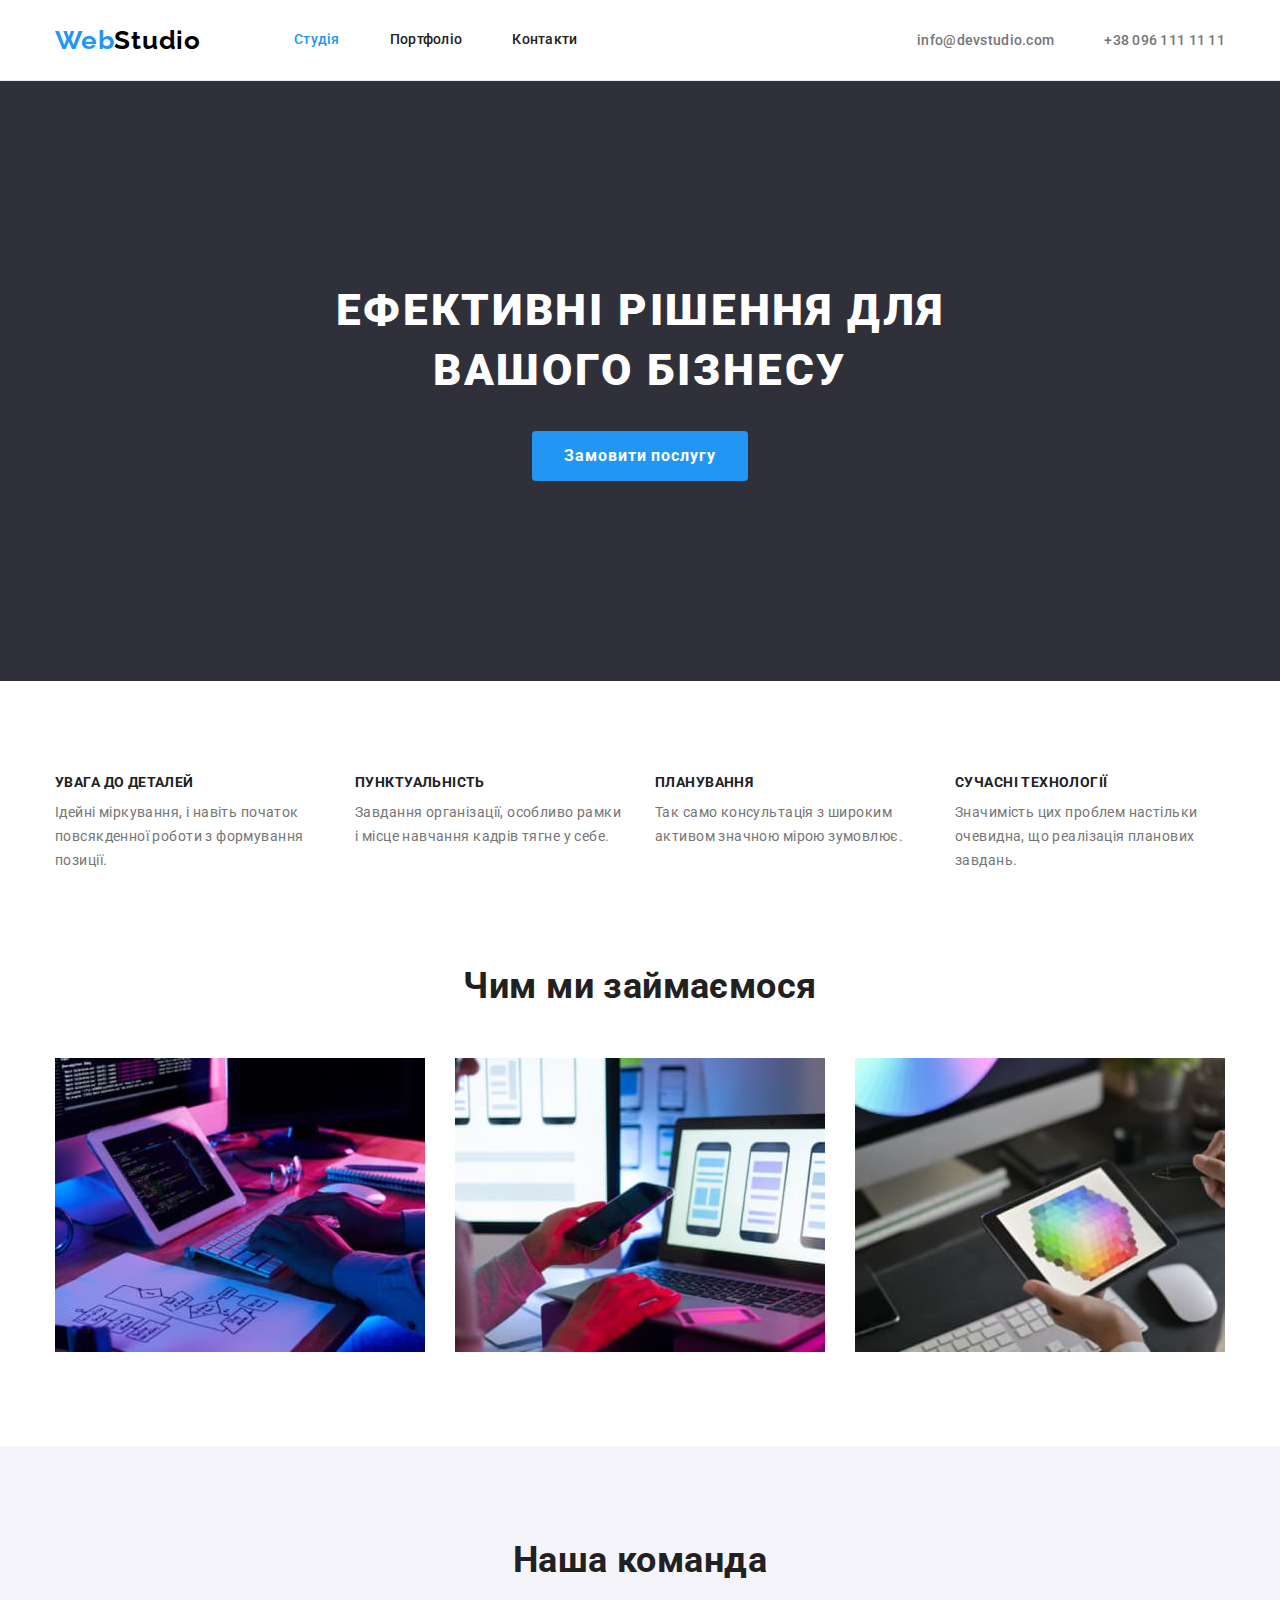
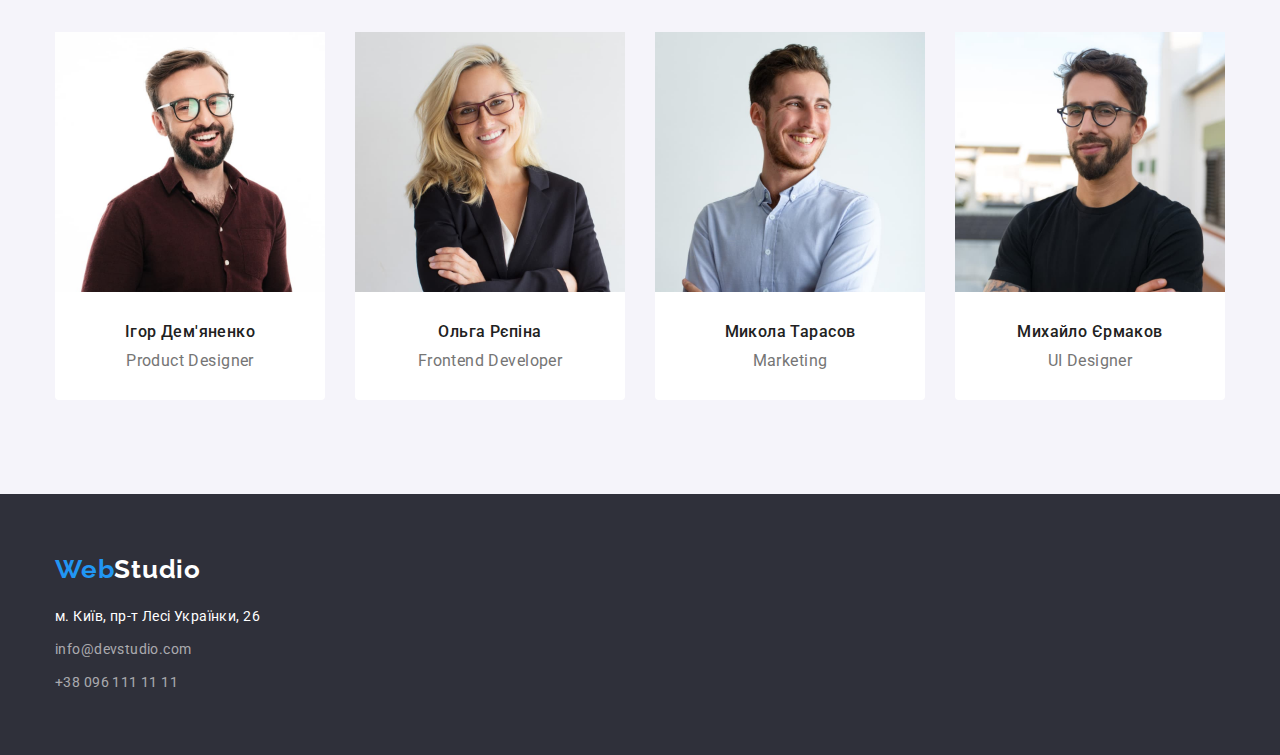
<file: index.html>
<!DOCTYPE html>
<html lang="uk">
  <head>
    <meta charset="UTF-8" />
    <meta http-equiv="X-UA-Compatible" content="IE=edge" />
    <meta name="viewport" content="width=device-width, initial-scale=1.0" />
    <title>Студія</title>
    <!-- Link on Google Fonts -->
    <link rel="preconnect" href="https://fonts.googleapis.com" />
    <link rel="preconnect" href="https://fonts.gstatic.com" crossorigin />
    <link
      href="https://fonts.googleapis.com/css2?family=Raleway:wght@700&family=Roboto:wght@400;500;700;900&display=swap"
      rel="stylesheet"
    />
    <link
      rel="stylesheet"
      href="https://cdnjs.cloudflare.com/ajax/libs/modern-normalize/1.1.0/modern-normalize.min.css"
    />
    <link rel="stylesheet" href="./css/styles.css" />
  </head>
  <body>
    <!-- Шапка -->
    <header>
      <div class="container header-nav">
        <nav class="header-nav">
          <a href="./index.html" class="logo"> <span>Web</span>Studio </a>
          <ul class="list site-nav">
            <li class="item">
              <a href="./index.html" class="link current">Студія</a>
            </li>
            <li class="item">
              <a href="./portfolio.html" class="link">Портфоліо</a>
            </li>
            <li class="item"><a href="" class="link">Контакти</a></li>
          </ul>
        </nav>

        <ul class="list site-contacts">
          <li class="item">
            <a href="mailto:info@devstudio.com">info@devstudio.com</a>
          </li>
          <li class="item">
            <a href="tel:+380961111111">+38 096 111 11 11</a>
          </li>
        </ul>
      </div>
    </header>

    <main>
      <!-- Секція ГЕРОЙ -->
      <section class="hero">
        <h1 class="hero-title">Ефективні рішення для вашого бізнесу</h1>
        <button type="button" class="button primary">Замовити послугу</button>
      </section>

      <!-- Секція ОСОБЛИВОСТІ -->
      <section class="section">
        <div class="container">
          <h2 class="section-title visually-hidden">Особливості</h2>

          <ul class="list feature-list">
            <li>
              <h3 class="title">УВАГА ДО ДЕТАЛЕЙ</h3>
              <p class="text">
                Ідейні міркування, і навіть початок повсякденної роботи з
                формування позиції.
              </p>
            </li>
            <li>
              <h3 class="title">ПУНКТУАЛЬНІСТЬ</h3>
              <p class="text">
                Завдання організації, особливо рамки і місце навчання кадрів
                тягне у себе.
              </p>
            </li>
            <li>
              <h3 class="title">ПЛАНУВАННЯ</h3>
              <p class="text">
                Так само консультація з широким активом значною мірою зумовлює.
              </p>
            </li>
            <li>
              <h3 class="title">СУЧАСНІ ТЕХНОЛОГІЇ</h3>
              <p class="text">
                Значимість цих проблем настільки очевидна, що реалізація
                планових завдань.
              </p>
            </li>
          </ul>
        </div>
      </section>

      <!-- Секція ЧИМ МИ ЗАЙМАЄМОСЯ -->
      <section class="section works">
        <div class="container">
          <h2 class="section-title">Чим ми займаємося</h2>
          <ul class="list work-list">
            <li class="item">
              <img
                src="./images/box1.jpg"
                alt="Програміст, що працює за робочим столом"
                width="370"
              />
            </li>
            <li class="item">
              <img
                src="./images/box2.jpg"
                alt="Web UI-дизайнер за кмоандною роботою"
                width="370"
              />
            </li>
            <li class="item">
              <img
                src="./images/box3.jpg"
                alt="Веб дизайнер, що працює з кольоровою гамою на графічному планшеті"
                width="370"
              />
            </li>
          </ul>
        </div>
      </section>

      <!-- Секція НАША КОМАНДА -->
      <section class="section team">
        <div class="container">
          <h2 class="section-title">Наша команда</h2>
          <ul class="list team-list">
            <li class="item">
              <img
                src="./images/demianenko.jpg"
                alt="Ігор Дем'яненко"
                width="270"
              />
              <div class="team-description">
                <h3 class="title">Ігор Дем'яненко</h3>
                <p class="text">Product Designer</p>
              </div>
            </li>
            <li class="item">
              <img src="./images/riepina.jpg" alt="Ольга Рєпіна" width="270" />
              <div class="team-description">
                <h3 class="title">Ольга Рєпіна</h3>
                <p class="text">Frontend Developer</p>
              </div>
            </li>
            <li class="item">
              <img
                src="./images/tarasov.jpg"
                alt="Микола Тарасов"
                width="270"
              />
              <div class="team-description">
                <h3 class="title">Микола Тарасов</h3>
                <p class="text">Marketing</p>
              </div>
            </li>
            <li class="item">
              <img
                src="./images/iermakov.jpg"
                alt="Михайло Єрмаков"
                width="270"
              />
              <div class="team-description">
                <h3 class="title">Михайло Єрмаков</h3>
                <p class="text">UI Designer</p>
              </div>
            </li>
          </ul>
        </div>
      </section>
    </main>

    <!-- Підвал -->
    <footer>
      <div class="container footer">
        <a href="./index.html" class="logo"> <span>Web</span>Studio </a>

        <address>
          <ul class="list footer-contacts">
            <li>
              <a href="" class="location link"
                >м. Київ, пр-т Лесі Українки, 26</a
              >
            </li>
            <li>
              <a href="mailto:info@devstudio.com" class="link"
                >info@devstudio.com</a
              >
            </li>
            <li>
              <a href="tel:+380961111111" class="link">+38 096 111 11 11</a>
            </li>
          </ul>
        </address>
      </div>
    </footer>
  </body>
</html>
</file>
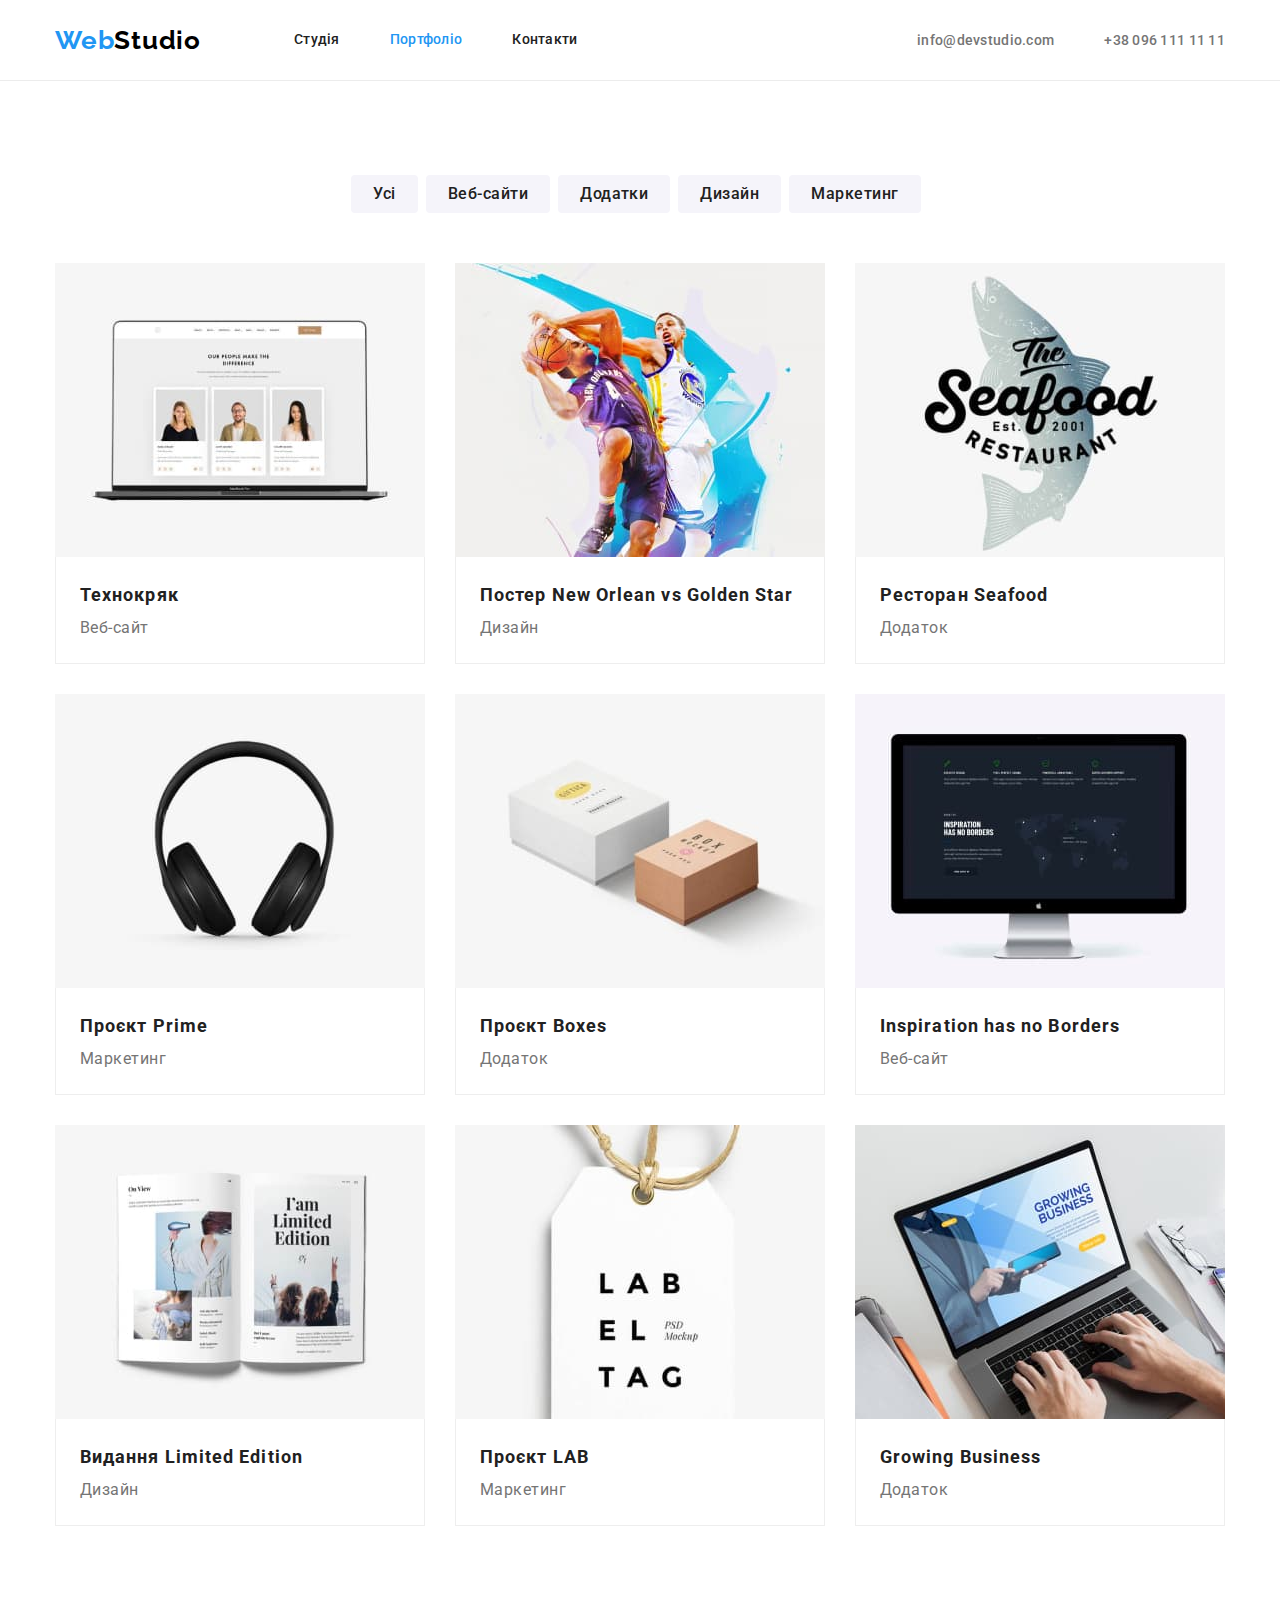
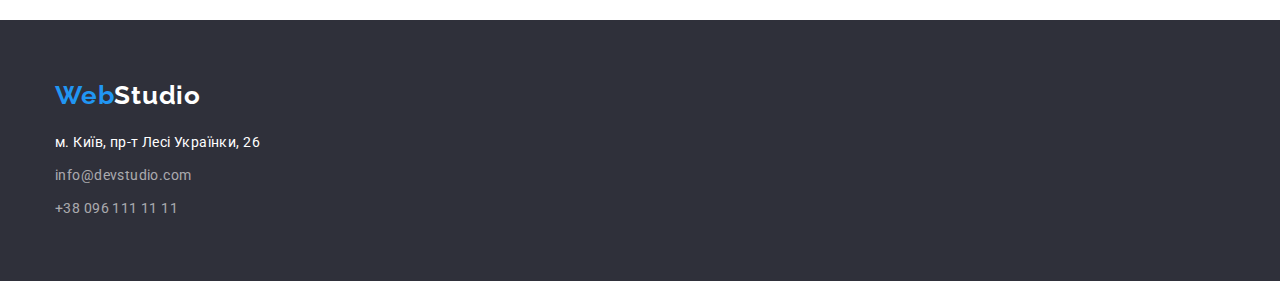
<file: portfolio.html>
<!DOCTYPE html>
<html lang="uk">
  <head>
    <meta charset="UTF-8" />
    <meta http-equiv="X-UA-Compatible" content="IE=edge" />
    <meta name="viewport" content="width=device-width, initial-scale=1.0" />
    <title>Портфоліо</title>
    <!-- Link on Google Fonts -->
    <link rel="preconnect" href="https://fonts.googleapis.com" />
    <link rel="preconnect" href="https://fonts.gstatic.com" crossorigin />
    <link
      href="https://fonts.googleapis.com/css2?family=Raleway:wght@700&family=Roboto:wght@400;500;700;900&display=swap"
      rel="stylesheet"
    />
    <link
      rel="stylesheet"
      href="https://cdnjs.cloudflare.com/ajax/libs/modern-normalize/1.1.0/modern-normalize.min.css"
    />
    <link rel="stylesheet" href="./css/styles.css" />
  </head>
  <body>
    <!-- Шапка -->
    <header>
      <div class="container header-nav">
        <nav class="header-nav">
          <a href="./index.html" class="logo"> <span>Web</span>Studio </a>
          <ul class="list site-nav">
            <li class="item"><a href="./index.html" class="link">Студія</a></li>
            <li class="item">
              <a href="./portfolio.html" class="link current">Портфоліо</a>
            </li>
            <li class="item"><a href="" class="link">Контакти</a></li>
          </ul>
        </nav>

        <ul class="list site-contacts">
          <li class="item">
            <a href="mailto:info@devstudio.com">info@devstudio.com</a>
          </li>
          <li class="item">
            <a href="tel:+380961111111">+38 096 111 11 11</a>
          </li>
        </ul>
      </div>
    </header>

    <main>
      <!-- Секція ПОРТФОЛІО -->
      <section class="section portfolio">
        <div class="container">
          <!-- В оформленні заголовок потрібно буде приховати -->
          <h1 class="section-title visually-hidden">Портфоліо</h1>

          <ul class="list button-list">
            <li>
              <button type="button" class="button filter">Усі</button>
            </li>
            <li>
              <button type="button" class="button filter">Веб-сайти</button>
            </li>
            <li>
              <button type="button" class="button filter">Додатки</button>
            </li>
            <li>
              <button type="button" class="button filter">Дизайн</button>
            </li>
            <li>
              <button type="button" class="button filter">Маркетинг</button>
            </li>
          </ul>

          <ul class="list portfolio-list">
            <li class="flex-element">
              <img
                src="./images/portfolio1.jpg"
                alt="Веб-сайт на дисплеї ноутбука"
                width="370"
              />
              <div class="portfolio-description">
                <h2 class="title">Технокряк</h2>
                <p class="text">Веб-сайт</p>
              </div>
            </li>
            <li class="flex-element">
              <img
                src="./images/portfolio2.jpg"
                alt="Баскетболіст команди Ґолден Стар блокує кидок баскетболіста команди Нью Орлеан"
                width="370"
              />
              <div class="portfolio-description">
                <h2 class="title">Постер New Orlean vs Golden Star</h2>
                <p class="text">Дизайн</p>
              </div>
            </li>
            <li class="flex-element">
              <img
                src="./images/portfolio3.jpg"
                alt="Логотип ресторану Сіфуд"
                width="370"
              />
              <div class="portfolio-description">
                <h2 class="title">Ресторан Seafood</h2>
                <p class="text">Додаток</p>
              </div>
            </li>
            <li class="flex-element">
              <img
                src="./images/portfolio4.jpg"
                alt="Накладні навушники"
                width="370"
              />
              <div class="portfolio-description">
                <h2 class="title">Проєкт Prime</h2>
                <p class="text">Маркетинг</p>
              </div>
            </li>
            <li class="flex-element">
              <img
                src="./images/portfolio5.jpg"
                alt="Макет двох коробок"
                width="370"
              />
              <div class="portfolio-description">
                <h2 class="title">Проєкт Boxes</h2>
                <p class="text">Додаток</p>
              </div>
            </li>
            <li class="flex-element">
              <img
                src="./images/portfolio6.jpg"
                alt="Веб-сайт на екрані комп'ютера"
                width="370"
              />
              <div class="portfolio-description">
                <h2 class="title">Inspiration has no Borders</h2>
                <p class="text">Веб-сайт</p>
              </div>
            </li>
            <li class="flex-element">
              <img
                src="./images/portfolio7.jpg"
                alt="Сторінки розгорнутого журналу"
                width="370"
              />
              <div class="portfolio-description">
                <h2 class="title">Видання Limited Edition</h2>
                <p class="text">Дизайн</p>
              </div>
            </li>
            <li class="flex-element">
              <img
                src="./images/portfolio8.jpg"
                alt="Макет бірки із логотипом"
                width="370"
              />
              <div class="portfolio-description">
                <h2 class="title">Проєкт LAB</h2>
                <p class="text">Маркетинг</p>
              </div>
            </li>
            <li class="flex-element">
              <img
                src="./images/portfolio9.jpg"
                alt="Веб-сайт на екрані ноутбука, за яким хтось працює"
                width="370"
              />
              <div class="portfolio-description">
                <h2 class="title">Growing Business</h2>
                <p class="text">Додаток</p>
              </div>
            </li>
          </ul>
        </div>
      </section>
    </main>

    <!-- Підвал -->
    <footer>
      <div class="container footer">
        <a href="./index.html" class="logo"> <span>Web</span>Studio </a>

        <address>
          <ul class="list footer-contacts">
            <li>
              <a href="" class="location link"
                >м. Київ, пр-т Лесі Українки, 26</a
              >
            </li>
            <li>
              <a href="mailto:info@devstudio.com" class="link"
                >info@devstudio.com</a
              >
            </li>
            <li>
              <a href="tel:+380961111111" class="link">+38 096 111 11 11</a>
            </li>
          </ul>
        </address>
      </div>
    </footer>
  </body>
</html>
</file>
<file: css/styles.css>
/* +text color main #212121 */
/* +text color secondary #757575 */
/* +bg color main #FFFFFF; */
/* +bg color secondary #F5F4FA; */
/* +bg color tertiary #2F303A */
/* +-button color - /bg color/; */
/* +accent #2196F3; */
/* +logo colors /accent/ and #000000 */
/* +hero and footer bg color /bg color tertiary/ */
/* secondary text color in footer rgba(255, 255, 255, 0.6); */

:root {
  --white-color: #ffffff;
  --bg-color-primary: #f5f4fa;
  --bg-color-secondary: #2f303a;
  --text-color-primary: #757575;
  --text-color-secondary: #212121;
  --accent-color: #2196f3;
  --logo-second-color: #000000;
}

body {
  color: var(--text-color-primary);
  background-color: var(--white-color);
  font-family: Roboto, sans-serif;
  letter-spacing: 0.03em;
  font-size: 14px;
}

img {
  display: block;
  max-width: 100%;
  height: auto;
}

.list {
  list-style: none;
  padding: 0;
  margin: 0;
}

.title,
.text {
  margin-top: 0;
  margin-bottom: 0;
}

.container {
  margin-left: auto;
  margin-right: auto;
  width: 1200px;
  padding: 0 15px;
}

/* ----------------- LOGO ------------------- */
.logo {
  color: var(--logo-second-color);
  font-family: Raleway;
  font-weight: 700;
  font-size: 26px;
  line-height: 1.19;
  letter-spacing: 0.03em;
  text-decoration: none;
  margin-right: 93px;
}

.logo:hover,
.logo:focus {
  color: var(--accent-color);
}

span {
  color: var(--accent-color);
}

/* ----------------- SITE NAVIGATION ------------------- */
header {
  border-bottom: 1px solid #ececec;
}

.header-nav {
  display: flex;
  align-items: center;
}

.site-nav {
  display: flex;
}

.site-nav .item:not(:last-child) {
  margin-right: 50px;
}

.site-nav .link {
  display: block;
  padding-top: 32px;
  padding-bottom: 32px;

  color: var(--text-color-secondary);
  font-weight: 500;
  line-height: 1.14;
  letter-spacing: 0.02em;
  text-decoration: none;
}

.site-nav .link.current {
  color: var(--accent-color);
}

.site-nav .link:hover,
.site-nav .link:focus {
  color: var(--accent-color);
}

/* ----------------- SITE CONTACTS ------------------- */
.site-contacts {
  display: flex;
  margin-left: auto;
}

.site-contacts a {
  color: var(--text-color-primary);
  font-weight: 500;
  line-height: 1.14;
  letter-spacing: 0.02em;
  text-decoration: none;
}

.site-contacts .item + .item {
  margin-left: 50px;
}

.site-contacts a:hover {
  color: var(--accent-color);
}

/* ----------------- SECTIONS ------------------- */
.section {
  padding-top: 94px;
  padding-bottom: 94px;
}

.section.works {
  padding-top: 0;
}

.section-title {
  margin-top: 0;
  margin-bottom: 50px;
  color: var(--text-color-secondary);
  font-weight: 700;
  font-size: 36px;
  line-height: 1.16;
  text-align: center;
}

/* ----------------- Section HERO ------------------- */
.hero {
  background-color: var(--bg-color-secondary);
  text-align: center;
  padding: 200px 0;
}

.hero-title {
  width: 696px;
  margin: 0 auto 30px;
  color: var(--white-color);
  font-weight: 900;
  font-size: 44px;
  line-height: 1.36;
  letter-spacing: 0.06em;
  text-transform: uppercase;
}

/* ----------------- Section FEATURES ------------------- */
.visually-hidden {
  position: absolute;
  width: 1px;
  height: 1px;
  margin: -1px;
  border: 0;
  padding: 0;

  white-space: nowrap;
  clip-path: inset(100%);
  clip: rect(0 0 0 0);
  overflow: hidden;
}

.feature-list {
  display: flex;
  flex-wrap: wrap;
}

.feature-list li {
  width: 270px;
}

.feature-list li + li {
  margin-left: 30px;
}

.feature-list .title {
  color: var(--text-color-secondary);
  font-weight: 700;
  font-size: 14px;
  line-height: 1.14;
  text-transform: uppercase;
  margin-top: 0;
  margin-bottom: 10px;
}

.feature-list .text {
  line-height: 1.71;
  margin-top: 0;
  margin-bottom: 0;
}

/* WORKS */
.work-list {
  display: flex;
}

.work-list .item {
  margin: 0 30px 30px 0;
}
.work-list .item:nth-child(3n) {
  margin-right: 0;
}

.work-list .item:nth-last-child(-n + 3) {
  margin-bottom: 0;
}

.work-list .title {
  color: var(--text-color-secondary);
}

/* ----------------- Section TEAM ------------------- */
.team {
  background-color: var(--bg-color-primary);
}

.team li {
  background-color: var(--white-color);
}

.team-list {
  display: flex;
}

.team-list .item {
  margin: 0 30px 30px 0;
  border-radius: 4px;
}

.team-list .item:nth-child(4n) {
  margin-right: 0;
}

.team-list .item:nth-last-child(-n + 4) {
  margin-bottom: 0;
}

.team-list .text {
  margin-top: 0;
  margin-bottom: 0;
}

.team-list .title {
  margin-top: 0;
  margin-bottom: 10px;
}

.team-list .title {
  color: var(--text-color-secondary);
  font-weight: 500;
  font-size: 16px;
  line-height: 1.19;
  text-align: center;
}

.team-list p {
  font-size: 16px;
  line-height: 1.19;
  text-align: center;
}

.team-description {
  padding: 30px 24px;
}

/* ----------------- BUTTONS ------------------- */
.button {
  color: var(--text-color-secondary);
  background-color: var(--bg-color-primary);
  font-weight: 700;
  font-size: 16px;
  line-height: 1.88;
  letter-spacing: 0.06em;
  cursor: pointer;
  border: transparent;
  border-radius: 4px;
}

.button.filter {
  font-family: inherit;
  font-weight: 500;
  font-size: 16px;
  line-height: 1.62;
  text-align: center;
  letter-spacing: 0.03em;
  padding: 6px 22px;
}

.button.primary {
  color: var(--white-color);
  background-color: var(--accent-color);
  cursor: pointer;
  padding: 10px 32px;
}

.button:hover,
.button:focus {
  color: var(--white-color);
  background-color: var(--accent-color);
}

/* ----------------- PORTFOLIO PAGE ------------------- */

.portfolio .list {
  display: flex;
  flex-wrap: wrap;
  /* justify-content: center; */
}

.portfolio .button-list {
  margin-bottom: 50px;
  justify-content: center;
}

.button-list li {
  padding-right: 8px;
}

.portfolio-list .title {
  color: var(--text-color-secondary);
  font-weight: 700;
  font-size: 18px;
  line-height: 2;
  letter-spacing: 0.06em;
}

.portfolio-list .text {
  font-size: 16px;
  line-height: 1.88;
  letter-spacing: 0.03em;
}

.portfolio-description {
  padding: 20px 24px;
  border-left: 1px solid #eeeeee;
  border-right: 1px solid #eeeeee;
  border-bottom: 1px solid #eeeeee;
}

.flex-element {
  /* width: 370px;  */
  width: calc((100% - 60px) / 3);
  margin: 0 30px 30px 0;
}

.flex-element:nth-child(3n) {
  margin-right: 0;
}

.flex-element:nth-last-child(-n + 3) {
  margin-bottom: 0;
}

/* ----------------- FOOTER ------------------- */
footer {
  background-color: var(--bg-color-secondary);
  padding: 60px 0;
}

footer .logo {
  color: var(--white-color);
}

footer a {
  color: rgba(255, 255, 255, 0.6);
}

footer .location {
  color: var(--white-color);
  font-style: normal;
  font-size: 14px;
  line-height: 1.71;
}
footer .link {
  font-style: normal;
  font-size: 14px;
  line-height: 1.71;
  text-decoration: none;
}

.footer-contacts .link:hover,
.footer-contacts .link:focus {
  color: var(--accent-color);
}

address {
  margin-top: 20px;
}

address li {
  margin-bottom: 9px;
}

address li:last-of-type {
  margin-bottom: 0;
}
</file>
